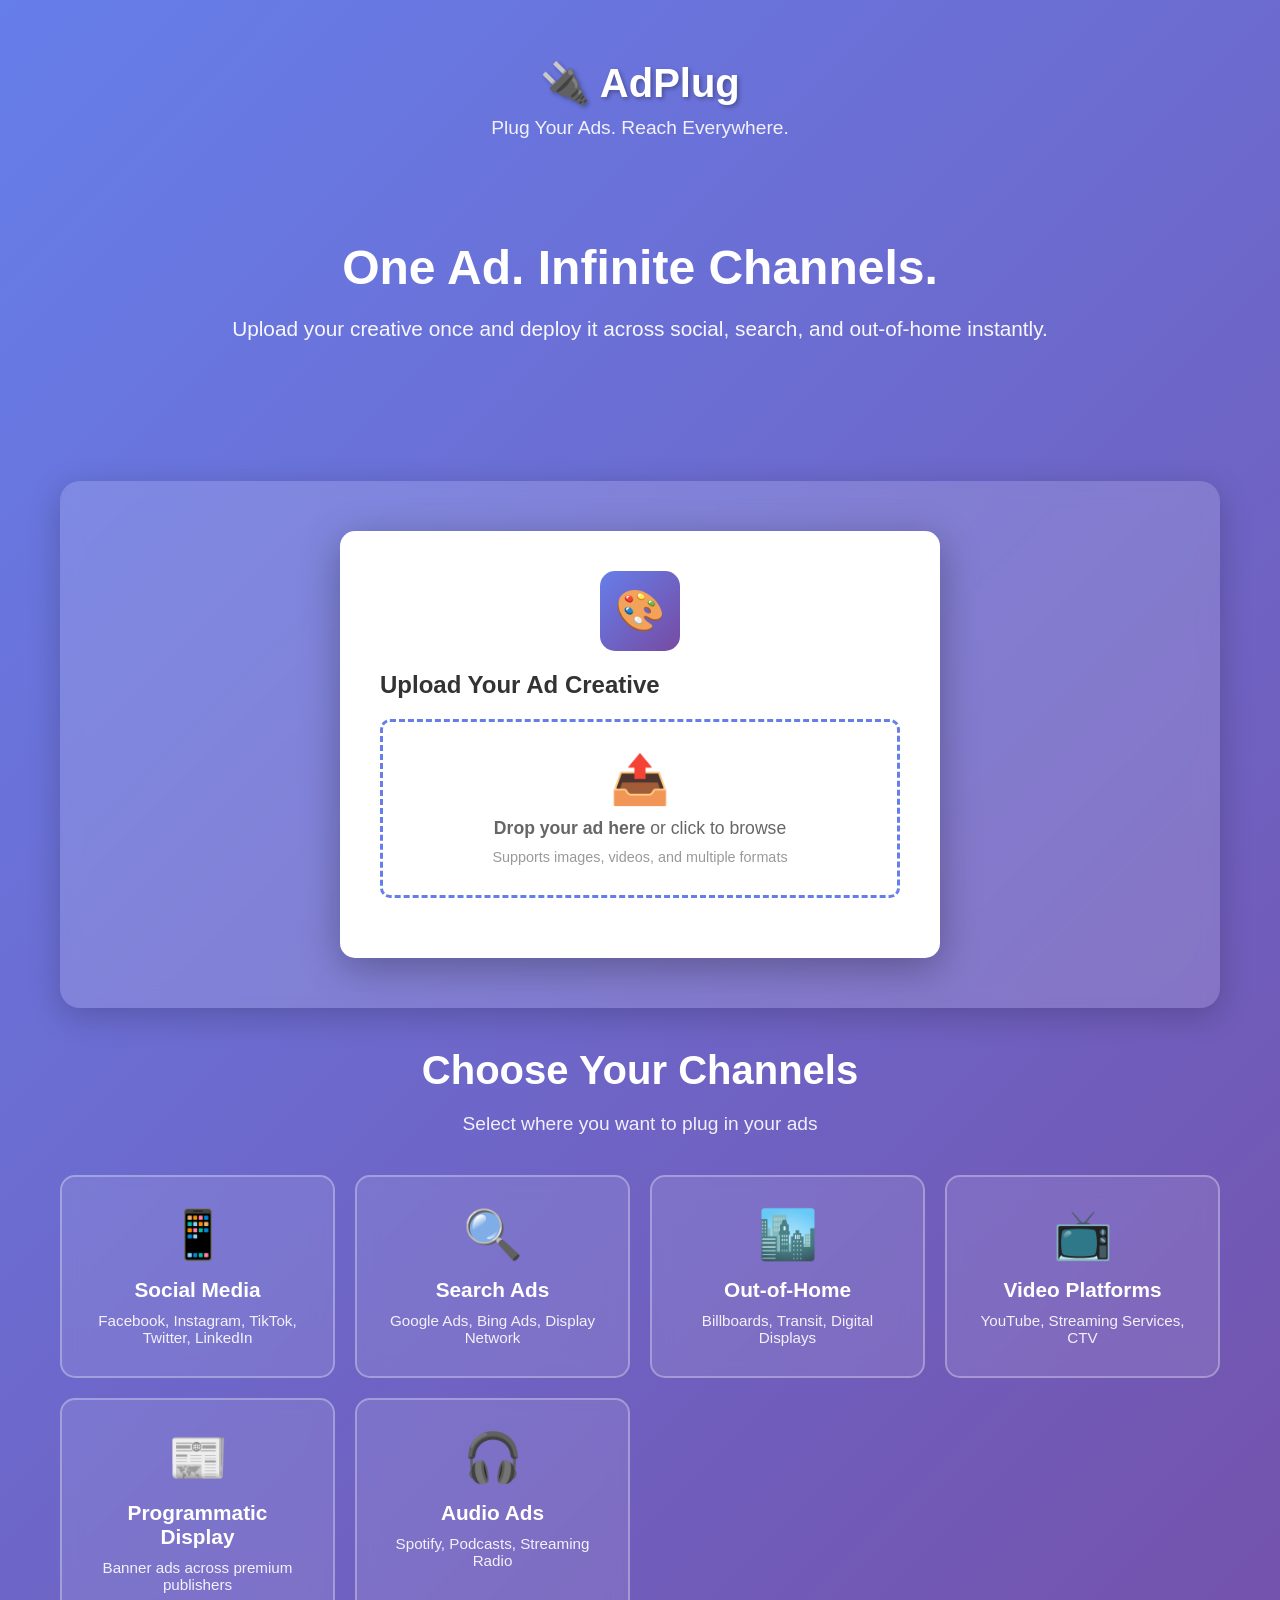
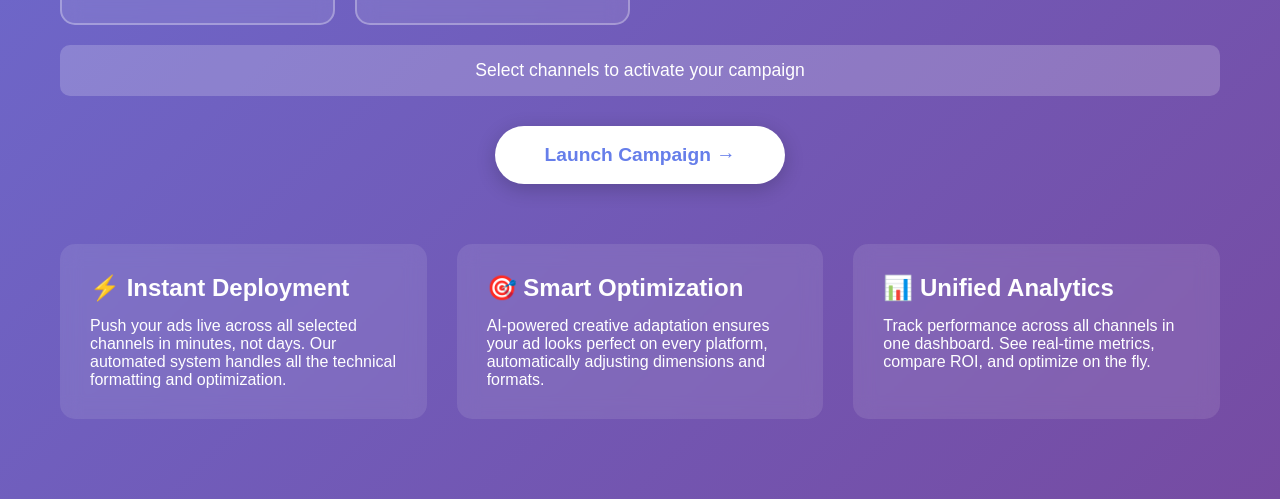
<file: ad_plugin_landing.html>
<!DOCTYPE html>
<html lang="en">
<head>
    <meta charset="UTF-8">
    <meta name="viewport" content="width=device-width, initial-scale=1.0">
    <title>AdPlug - Plug Your Ads Everywhere</title>
    <style>
        * {
            margin: 0;
            padding: 0;
            box-sizing: border-box;
        }

        body {
            font-family: 'Segoe UI', Tahoma, Geneva, Verdana, sans-serif;
            background: linear-gradient(135deg, #667eea 0%, #764ba2 100%);
            color: #fff;
            overflow-x: hidden;
        }

        .container {
            max-width: 1200px;
            margin: 0 auto;
            padding: 20px;
        }

        header {
            padding: 40px 0;
            text-align: center;
        }

        .logo {
            font-size: 2.5em;
            font-weight: bold;
            margin-bottom: 10px;
            text-shadow: 2px 2px 4px rgba(0,0,0,0.3);
        }

        .tagline {
            font-size: 1.2em;
            opacity: 0.9;
        }

        .hero {
            text-align: center;
            padding: 60px 20px;
            animation: fadeIn 1s ease-in;
        }

        .hero h1 {
            font-size: 3em;
            margin-bottom: 20px;
            line-height: 1.2;
        }

        .hero p {
            font-size: 1.3em;
            margin-bottom: 40px;
            opacity: 0.95;
        }

        .plugin-demo {
            background: rgba(255,255,255,0.15);
            backdrop-filter: blur(10px);
            border-radius: 20px;
            padding: 50px;
            margin: 40px 0;
            box-shadow: 0 8px 32px rgba(0,0,0,0.2);
            animation: slideUp 1s ease-out;
        }

        .plugin-box {
            background: white;
            color: #333;
            border-radius: 15px;
            padding: 40px;
            max-width: 600px;
            margin: 0 auto;
            box-shadow: 0 10px 40px rgba(0,0,0,0.3);
        }

        .plugin-icon {
            width: 80px;
            height: 80px;
            background: linear-gradient(135deg, #667eea 0%, #764ba2 100%);
            border-radius: 15px;
            margin: 0 auto 20px;
            display: flex;
            align-items: center;
            justify-content: center;
            font-size: 2.5em;
        }

        .upload-area {
            border: 3px dashed #667eea;
            border-radius: 10px;
            padding: 30px;
            text-align: center;
            margin: 20px 0;
            cursor: pointer;
            transition: all 0.3s;
        }

        .upload-area:hover {
            background: #f8f9ff;
            transform: scale(1.02);
        }

        .channels {
            margin-top: 40px;
        }

        .channels h3 {
            text-align: center;
            margin-bottom: 30px;
            font-size: 1.5em;
        }

        .channel-grid {
            display: grid;
            grid-template-columns: repeat(auto-fit, minmax(250px, 1fr));
            gap: 20px;
            margin-top: 20px;
        }

        .channel-card {
            background: rgba(255,255,255,0.1);
            backdrop-filter: blur(10px);
            border: 2px solid rgba(255,255,255,0.3);
            border-radius: 15px;
            padding: 30px;
            text-align: center;
            cursor: pointer;
            transition: all 0.3s;
            animation: fadeIn 1s ease-in;
        }

        .channel-card:hover {
            transform: translateY(-10px);
            background: rgba(255,255,255,0.2);
            box-shadow: 0 15px 40px rgba(0,0,0,0.3);
        }

        .channel-card.selected {
            background: rgba(255,255,255,0.25);
            border-color: #fff;
            box-shadow: 0 0 30px rgba(255,255,255,0.4);
        }

        .channel-icon {
            font-size: 3em;
            margin-bottom: 15px;
        }

        .channel-card h4 {
            font-size: 1.3em;
            margin-bottom: 10px;
        }

        .channel-card p {
            opacity: 0.9;
            font-size: 0.95em;
        }

        .cta-button {
            background: white;
            color: #667eea;
            border: none;
            padding: 18px 50px;
            font-size: 1.2em;
            font-weight: bold;
            border-radius: 50px;
            cursor: pointer;
            transition: all 0.3s;
            box-shadow: 0 5px 20px rgba(0,0,0,0.2);
            margin-top: 30px;
        }

        .cta-button:hover {
            transform: scale(1.05);
            box-shadow: 0 8px 30px rgba(0,0,0,0.3);
        }

        .features {
            display: grid;
            grid-template-columns: repeat(auto-fit, minmax(300px, 1fr));
            gap: 30px;
            margin: 60px 0;
        }

        .feature {
            background: rgba(255,255,255,0.1);
            backdrop-filter: blur(10px);
            border-radius: 15px;
            padding: 30px;
            animation: fadeIn 1.5s ease-in;
        }

        .feature h3 {
            font-size: 1.5em;
            margin-bottom: 15px;
        }

        @keyframes fadeIn {
            from {
                opacity: 0;
            }
            to {
                opacity: 1;
            }
        }

        @keyframes slideUp {
            from {
                opacity: 0;
                transform: translateY(30px);
            }
            to {
                opacity: 1;
                transform: translateY(0);
            }
        }

        .selected-count {
            text-align: center;
            font-size: 1.1em;
            margin-top: 20px;
            padding: 15px;
            background: rgba(255,255,255,0.2);
            border-radius: 10px;
        }
    </style>
</head>
<body>
    <div class="container">
        <header>
            <div class="logo">🔌 AdPlug</div>
            <div class="tagline">Plug Your Ads. Reach Everywhere.</div>
        </header>

        <div class="hero">
            <h1>One Ad. Infinite Channels.</h1>
            <p>Upload your creative once and deploy it across social, search, and out-of-home instantly.</p>
        </div>

        <div class="plugin-demo">
            <div class="plugin-box">
                <div class="plugin-icon">🎨</div>
                <h2 style="margin-bottom: 20px;">Upload Your Ad Creative</h2>
                <div class="upload-area" onclick="simulateUpload()">
                    <div style="font-size: 3em; margin-bottom: 10px;">📤</div>
                    <p style="font-size: 1.1em; color: #666;"><strong>Drop your ad here</strong> or click to browse</p>
                    <p style="font-size: 0.9em; color: #999; margin-top: 10px;">Supports images, videos, and multiple formats</p>
                </div>
            </div>
        </div>

        <div class="channels">
            <h2 style="text-align: center; font-size: 2.5em; margin-bottom: 20px;">Choose Your Channels</h2>
            <p style="text-align: center; font-size: 1.2em; opacity: 0.9; margin-bottom: 40px;">Select where you want to plug in your ads</p>
            
            <div class="channel-grid">
                <div class="channel-card" onclick="toggleChannel(this)">
                    <div class="channel-icon">📱</div>
                    <h4>Social Media</h4>
                    <p>Facebook, Instagram, TikTok, Twitter, LinkedIn</p>
                </div>

                <div class="channel-card" onclick="toggleChannel(this)">
                    <div class="channel-icon">🔍</div>
                    <h4>Search Ads</h4>
                    <p>Google Ads, Bing Ads, Display Network</p>
                </div>

                <div class="channel-card" onclick="toggleChannel(this)">
                    <div class="channel-icon">🏙️</div>
                    <h4>Out-of-Home</h4>
                    <p>Billboards, Transit, Digital Displays</p>
                </div>

                <div class="channel-card" onclick="toggleChannel(this)">
                    <div class="channel-icon">📺</div>
                    <h4>Video Platforms</h4>
                    <p>YouTube, Streaming Services, CTV</p>
                </div>

                <div class="channel-card" onclick="toggleChannel(this)">
                    <div class="channel-icon">📰</div>
                    <h4>Programmatic Display</h4>
                    <p>Banner ads across premium publishers</p>
                </div>

                <div class="channel-card" onclick="toggleChannel(this)">
                    <div class="channel-icon">🎧</div>
                    <h4>Audio Ads</h4>
                    <p>Spotify, Podcasts, Streaming Radio</p>
                </div>
            </div>

            <div class="selected-count" id="selectedCount">
                Select channels to activate your campaign
            </div>

            <div style="text-align: center;">
                <button class="cta-button" onclick="launchCampaign()">Launch Campaign →</button>
            </div>
        </div>

        <div class="features">
            <div class="feature">
                <h3>⚡ Instant Deployment</h3>
                <p>Push your ads live across all selected channels in minutes, not days. Our automated system handles all the technical formatting and optimization.</p>
            </div>

            <div class="feature">
                <h3>🎯 Smart Optimization</h3>
                <p>AI-powered creative adaptation ensures your ad looks perfect on every platform, automatically adjusting dimensions and formats.</p>
            </div>

            <div class="feature">
                <h3>📊 Unified Analytics</h3>
                <p>Track performance across all channels in one dashboard. See real-time metrics, compare ROI, and optimize on the fly.</p>
            </div>
        </div>
    </div>

    <script>
        let selectedChannels = [];

        function toggleChannel(element) {
            element.classList.toggle('selected');
            updateSelectedCount();
        }

        function updateSelectedCount() {
            const selected = document.querySelectorAll('.channel-card.selected').length;
            const countElement = document.getElementById('selectedCount');
            
            if (selected === 0) {
                countElement.textContent = 'Select channels to activate your campaign';
            } else if (selected === 1) {
                countElement.textContent = '✓ 1 channel selected';
            } else {
                countElement.textContent = `✓ ${selected} channels selected`;
            }
        }

        function simulateUpload() {
            const uploadArea = document.querySelector('.upload-area');
            uploadArea.innerHTML = '<div style="font-size: 3em; margin-bottom: 10px;">✅</div><p style="font-size: 1.1em; color: #667eea;"><strong>Creative Uploaded!</strong></p><p style="font-size: 0.9em; color: #666; margin-top: 10px;">campaign_video_final.mp4</p>';
            setTimeout(() => {
                uploadArea.style.borderColor = '#4CAF50';
            }, 100);
        }

        function launchCampaign() {
            const selected = document.querySelectorAll('.channel-card.selected').length;
            if (selected === 0) {
                alert('Please select at least one channel to launch your campaign!');
            } else {
                alert(`🚀 Launching your campaign across ${selected} channel${selected > 1 ? 's' : ''}!\n\nYour ads will be live shortly.`);
            }
        }
    </script>
</body>
</html>
</file>
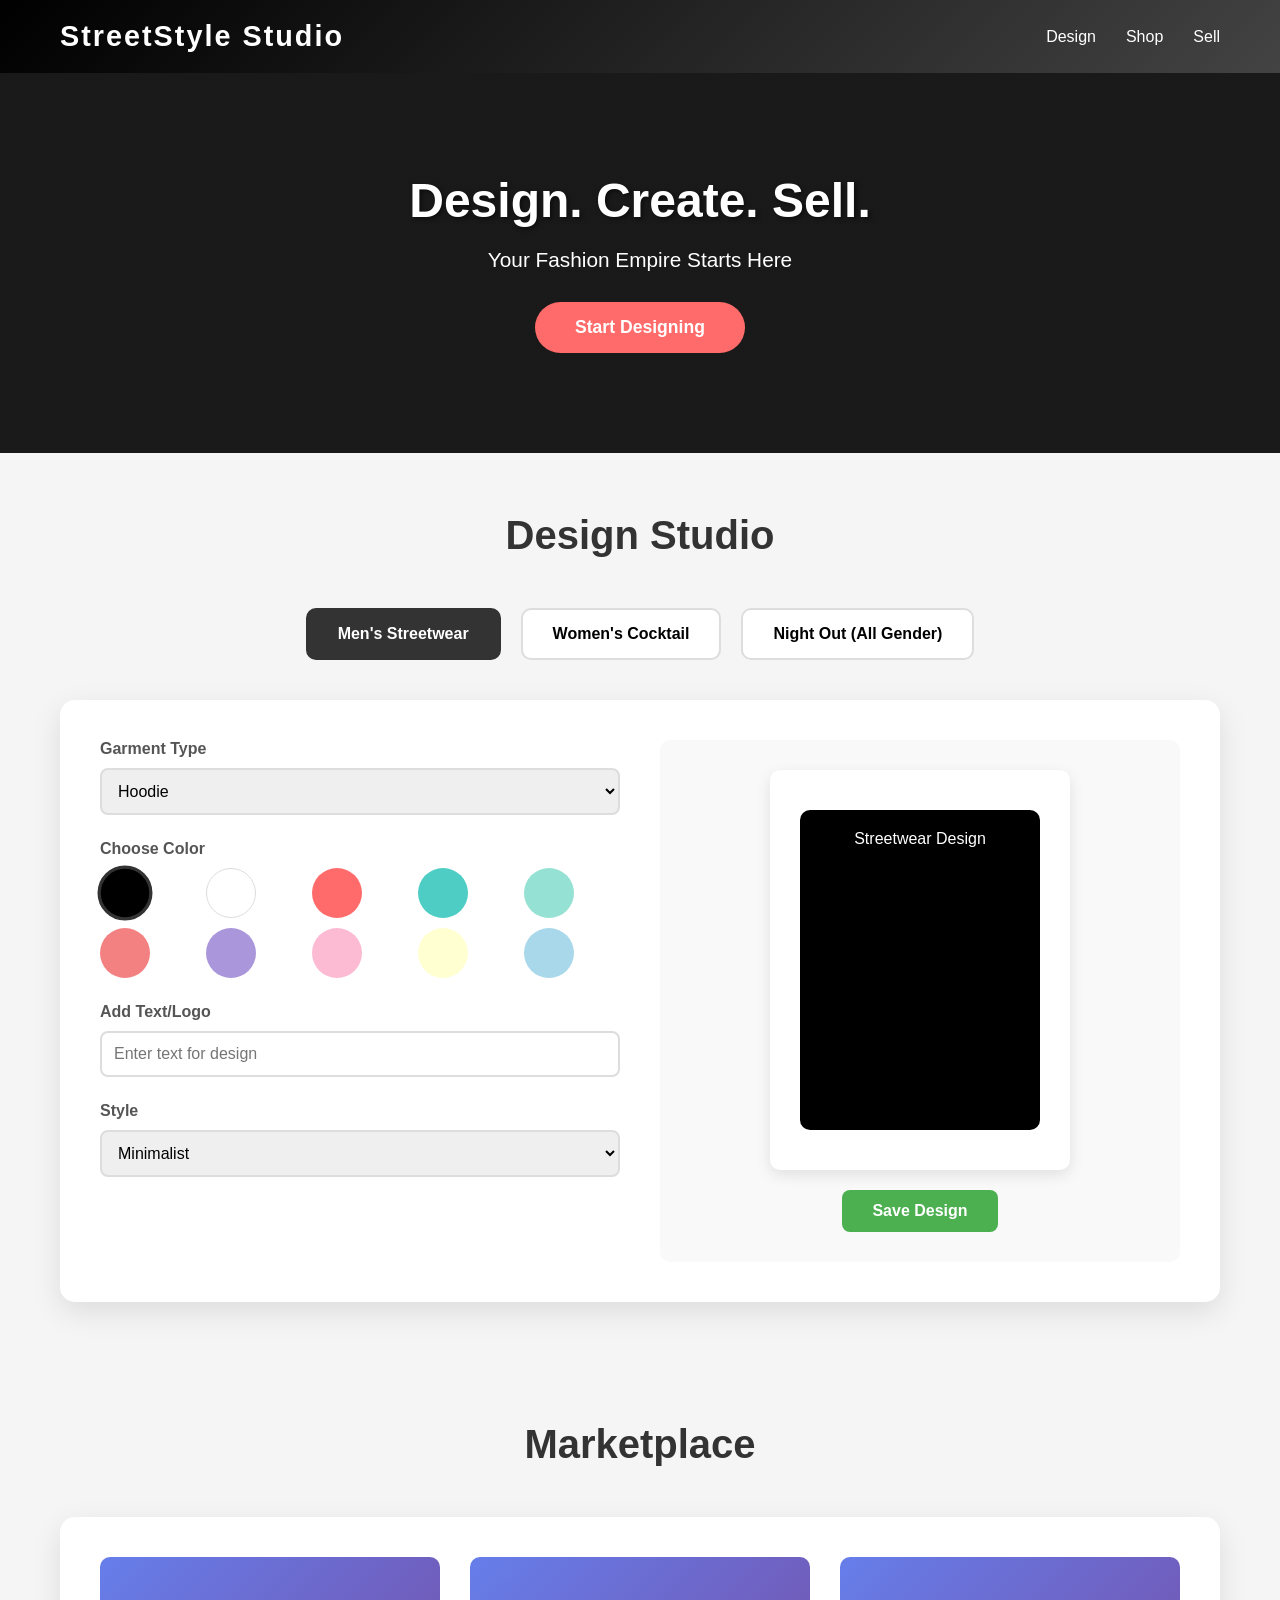
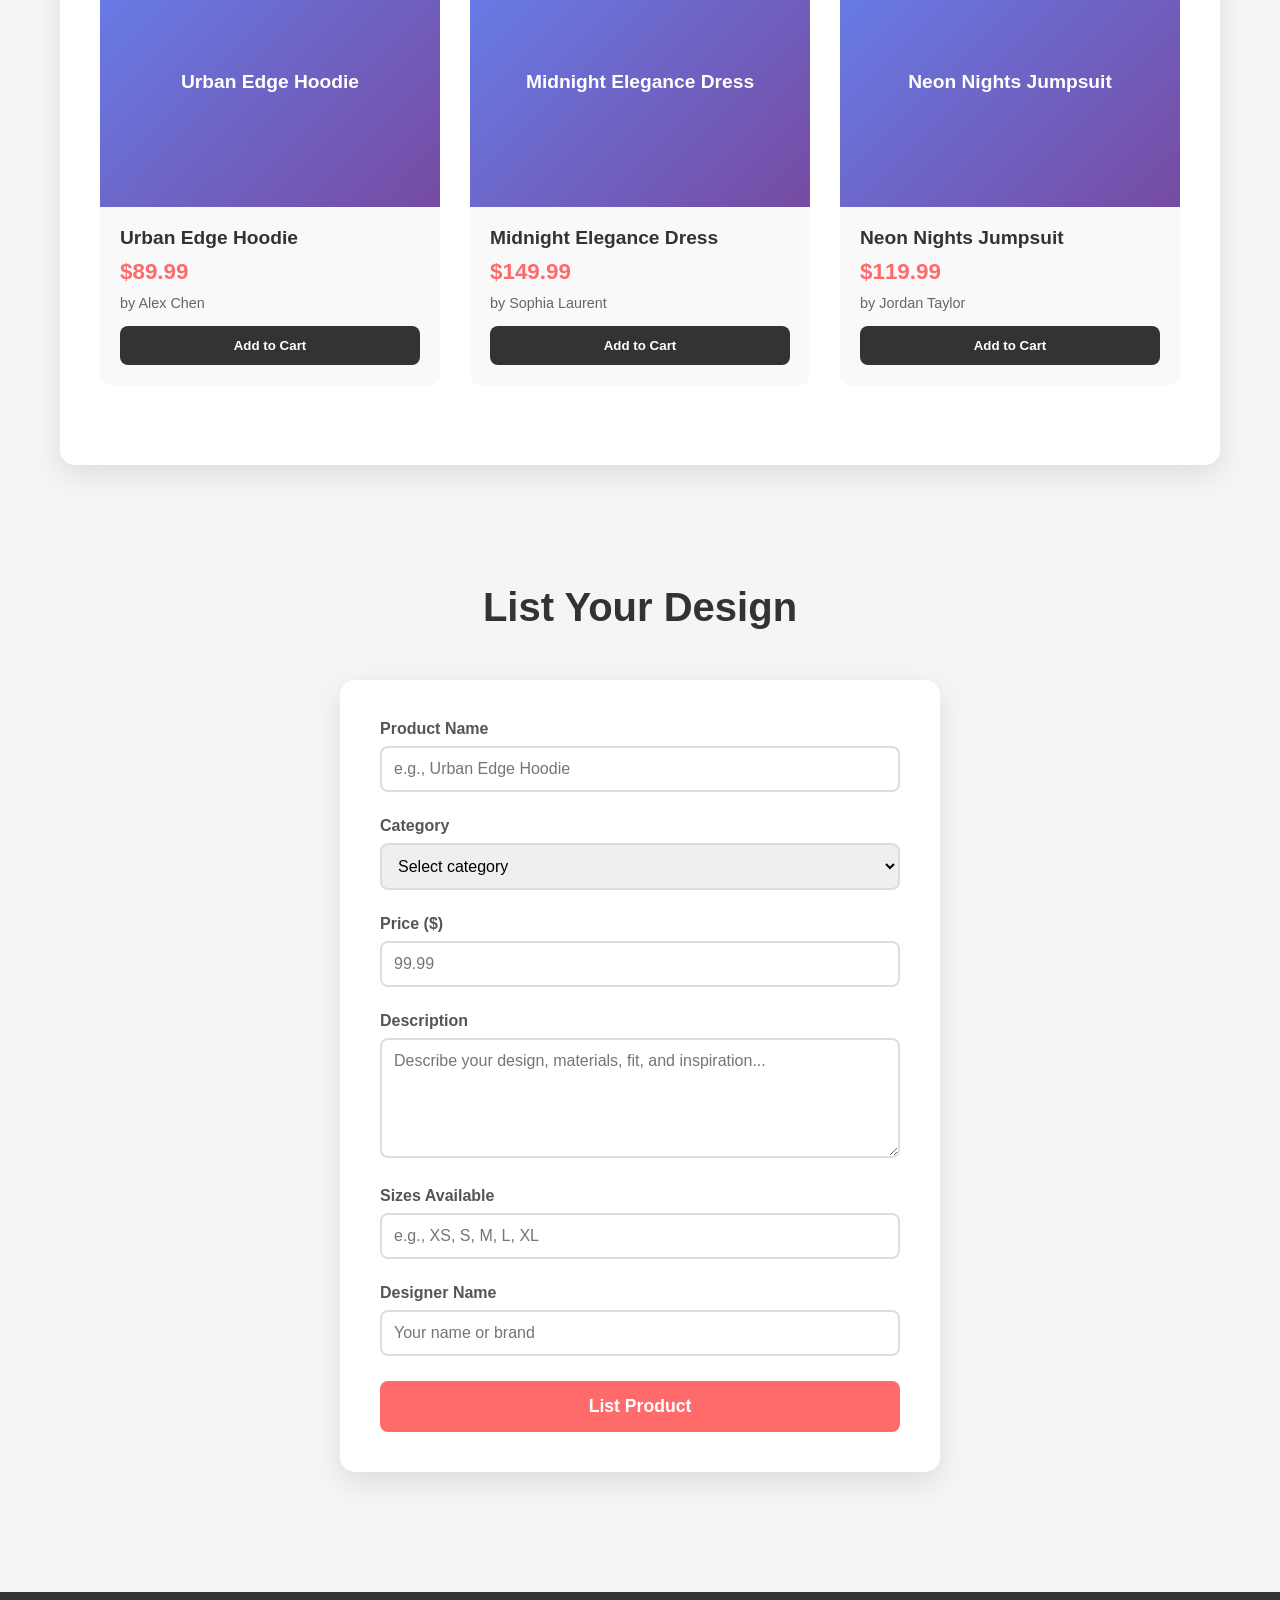
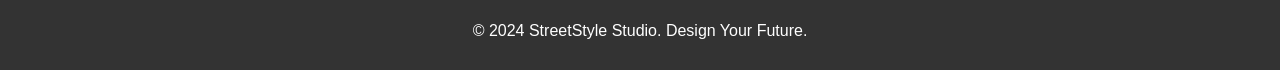
<file: fashion_designer_platform.html>
<!DOCTYPE html>
<html lang="en">
<head>
    <meta charset="UTF-8">
    <meta name="viewport" content="width=device-width, initial-scale=1.0">
    <title>StreetStyle Studio - Fashion Design Platform</title>
    <style>
        * {
            margin: 0;
            padding: 0;
            box-sizing: border-box;
        }

        body {
            font-family: 'Helvetica Neue', Arial, sans-serif;
            background: #f5f5f5;
            color: #333;
        }

        /* Header */
        header {
            background: linear-gradient(135deg, #000000 0%, #434343 100%);
            color: white;
            padding: 20px 0;
            box-shadow: 0 4px 6px rgba(0,0,0,0.1);
        }

        nav {
            max-width: 1200px;
            margin: 0 auto;
            padding: 0 20px;
            display: flex;
            justify-content: space-between;
            align-items: center;
        }

        .logo {
            font-size: 1.8em;
            font-weight: bold;
            letter-spacing: 2px;
        }

        .nav-links {
            display: flex;
            gap: 30px;
            list-style: none;
        }

        .nav-links a {
            color: white;
            text-decoration: none;
            font-weight: 500;
            transition: color 0.3s;
        }

        .nav-links a:hover {
            color: #ff6b6b;
        }

        /* Hero Section */
        .hero {
            background: linear-gradient(rgba(0,0,0,0.5), rgba(0,0,0,0.5)), 
                        url('data:image/svg+xml,<svg xmlns="http://www.w3.org/2000/svg" viewBox="0 0 1200 600"><rect fill="%23333" width="1200" height="600"/></svg>');
            background-size: cover;
            background-position: center;
            color: white;
            text-align: center;
            padding: 100px 20px;
        }

        .hero h1 {
            font-size: 3em;
            margin-bottom: 20px;
            text-shadow: 2px 2px 4px rgba(0,0,0,0.5);
        }

        .hero p {
            font-size: 1.3em;
            margin-bottom: 30px;
        }

        .cta-button {
            background: #ff6b6b;
            color: white;
            padding: 15px 40px;
            border: none;
            border-radius: 30px;
            font-size: 1.1em;
            font-weight: bold;
            cursor: pointer;
            transition: transform 0.3s, box-shadow 0.3s;
        }

        .cta-button:hover {
            transform: translateY(-3px);
            box-shadow: 0 10px 25px rgba(255, 107, 107, 0.4);
        }

        /* Main Content */
        .container {
            max-width: 1200px;
            margin: 0 auto;
            padding: 60px 20px;
        }

        .section-title {
            text-align: center;
            font-size: 2.5em;
            margin-bottom: 50px;
            color: #333;
        }

        /* Design Studio Tabs */
        .tabs {
            display: flex;
            justify-content: center;
            gap: 20px;
            margin-bottom: 40px;
            flex-wrap: wrap;
        }

        .tab-button {
            background: white;
            border: 2px solid #ddd;
            padding: 15px 30px;
            border-radius: 10px;
            cursor: pointer;
            font-size: 1em;
            font-weight: 600;
            transition: all 0.3s;
        }

        .tab-button.active {
            background: #333;
            color: white;
            border-color: #333;
        }

        .tab-button:hover {
            border-color: #ff6b6b;
        }

        /* Design Panel */
        .design-panel {
            background: white;
            border-radius: 15px;
            padding: 40px;
            box-shadow: 0 10px 30px rgba(0,0,0,0.1);
            display: none;
        }

        .design-panel.active {
            display: grid;
            grid-template-columns: 1fr 1fr;
            gap: 40px;
        }

        .design-options {
            display: flex;
            flex-direction: column;
            gap: 25px;
        }

        .option-group {
            display: flex;
            flex-direction: column;
            gap: 10px;
        }

        .option-group label {
            font-weight: 600;
            color: #555;
        }

        .option-group select,
        .option-group input {
            padding: 12px;
            border: 2px solid #ddd;
            border-radius: 8px;
            font-size: 1em;
        }

        .color-picker {
            display: grid;
            grid-template-columns: repeat(5, 1fr);
            gap: 10px;
        }

        .color-option {
            width: 50px;
            height: 50px;
            border-radius: 50%;
            cursor: pointer;
            border: 3px solid transparent;
            transition: all 0.3s;
        }

        .color-option:hover,
        .color-option.selected {
            border-color: #333;
            transform: scale(1.1);
        }

        .design-preview {
            background: #f9f9f9;
            border-radius: 10px;
            padding: 30px;
            display: flex;
            flex-direction: column;
            align-items: center;
            justify-content: center;
        }

        .preview-canvas {
            width: 100%;
            max-width: 300px;
            height: 400px;
            background: white;
            border-radius: 10px;
            box-shadow: 0 5px 15px rgba(0,0,0,0.1);
            display: flex;
            align-items: center;
            justify-content: center;
            margin-bottom: 20px;
            position: relative;
            overflow: hidden;
        }

        .garment-preview {
            width: 80%;
            height: 80%;
            border-radius: 10px;
            transition: all 0.3s;
        }

        .save-design-btn {
            background: #4CAF50;
            color: white;
            padding: 12px 30px;
            border: none;
            border-radius: 8px;
            font-size: 1em;
            font-weight: 600;
            cursor: pointer;
            transition: all 0.3s;
        }

        .save-design-btn:hover {
            background: #45a049;
            transform: translateY(-2px);
        }

        /* Marketplace */
        .marketplace {
            background: white;
            border-radius: 15px;
            padding: 40px;
            box-shadow: 0 10px 30px rgba(0,0,0,0.1);
        }

        .marketplace-grid {
            display: grid;
            grid-template-columns: repeat(auto-fill, minmax(280px, 1fr));
            gap: 30px;
            margin-bottom: 40px;
        }

        .product-card {
            background: #f9f9f9;
            border-radius: 10px;
            overflow: hidden;
            transition: transform 0.3s;
            cursor: pointer;
        }

        .product-card:hover {
            transform: translateY(-5px);
            box-shadow: 0 10px 25px rgba(0,0,0,0.15);
        }

        .product-image {
            width: 100%;
            height: 250px;
            background: linear-gradient(135deg, #667eea 0%, #764ba2 100%);
            display: flex;
            align-items: center;
            justify-content: center;
            color: white;
            font-size: 1.2em;
            font-weight: 600;
        }

        .product-info {
            padding: 20px;
        }

        .product-title {
            font-size: 1.2em;
            font-weight: 600;
            margin-bottom: 10px;
        }

        .product-price {
            font-size: 1.4em;
            color: #ff6b6b;
            font-weight: bold;
            margin-bottom: 10px;
        }

        .product-designer {
            color: #666;
            font-size: 0.9em;
            margin-bottom: 15px;
        }

        .buy-button {
            width: 100%;
            background: #333;
            color: white;
            padding: 12px;
            border: none;
            border-radius: 8px;
            font-weight: 600;
            cursor: pointer;
            transition: background 0.3s;
        }

        .buy-button:hover {
            background: #000;
        }

        /* Sell Form */
        .sell-form {
            background: white;
            border-radius: 15px;
            padding: 40px;
            box-shadow: 0 10px 30px rgba(0,0,0,0.1);
            max-width: 600px;
            margin: 0 auto;
        }

        .form-group {
            margin-bottom: 25px;
        }

        .form-group label {
            display: block;
            font-weight: 600;
            margin-bottom: 8px;
            color: #555;
        }

        .form-group input,
        .form-group select,
        .form-group textarea {
            width: 100%;
            padding: 12px;
            border: 2px solid #ddd;
            border-radius: 8px;
            font-size: 1em;
            font-family: inherit;
        }

        .form-group textarea {
            min-height: 120px;
            resize: vertical;
        }

        .submit-button {
            background: #ff6b6b;
            color: white;
            padding: 15px 40px;
            border: none;
            border-radius: 8px;
            font-size: 1.1em;
            font-weight: 600;
            cursor: pointer;
            width: 100%;
            transition: all 0.3s;
        }

        .submit-button:hover {
            background: #ff5252;
            transform: translateY(-2px);
        }

        /* Footer */
        footer {
            background: #333;
            color: white;
            text-align: center;
            padding: 30px 20px;
            margin-top: 60px;
        }

        @media (max-width: 768px) {
            .design-panel.active {
                grid-template-columns: 1fr;
            }

            .hero h1 {
                font-size: 2em;
            }

            .nav-links {
                flex-direction: column;
                gap: 15px;
            }
        }
    </style>
</head>
<body>
    <header>
        <nav>
            <div class="logo">StreetStyle Studio</div>
            <ul class="nav-links">
                <li><a href="#design">Design</a></li>
                <li><a href="#marketplace">Shop</a></li>
                <li><a href="#sell">Sell</a></li>
            </ul>
        </nav>
    </header>

    <section class="hero">
        <h1>Design. Create. Sell.</h1>
        <p>Your Fashion Empire Starts Here</p>
        <button class="cta-button" onclick="scrollToSection('design')">Start Designing</button>
    </section>

    <div class="container" id="design">
        <h2 class="section-title">Design Studio</h2>
        
        <div class="tabs">
            <button class="tab-button active" onclick="switchTab('streetwear')">Men's Streetwear</button>
            <button class="tab-button" onclick="switchTab('cocktail')">Women's Cocktail</button>
            <button class="tab-button" onclick="switchTab('nightout')">Night Out (All Gender)</button>
        </div>

        <!-- Streetwear Panel -->
        <div class="design-panel active" id="streetwear-panel">
            <div class="design-options">
                <div class="option-group">
                    <label>Garment Type</label>
                    <select onchange="updatePreview()">
                        <option>Hoodie</option>
                        <option>T-Shirt</option>
                        <option>Bomber Jacket</option>
                        <option>Joggers</option>
                        <option>Cargo Pants</option>
                    </select>
                </div>

                <div class="option-group">
                    <label>Choose Color</label>
                    <div class="color-picker">
                        <div class="color-option selected" style="background: #000000" onclick="selectColor(this, '#000000')"></div>
                        <div class="color-option" style="background: #FFFFFF; border: 1px solid #ddd" onclick="selectColor(this, '#FFFFFF')"></div>
                        <div class="color-option" style="background: #FF6B6B" onclick="selectColor(this, '#FF6B6B')"></div>
                        <div class="color-option" style="background: #4ECDC4" onclick="selectColor(this, '#4ECDC4')"></div>
                        <div class="color-option" style="background: #95E1D3" onclick="selectColor(this, '#95E1D3')"></div>
                        <div class="color-option" style="background: #F38181" onclick="selectColor(this, '#F38181')"></div>
                        <div class="color-option" style="background: #AA96DA" onclick="selectColor(this, '#AA96DA')"></div>
                        <div class="color-option" style="background: #FCBAD3" onclick="selectColor(this, '#FCBAD3')"></div>
                        <div class="color-option" style="background: #FFFFD2" onclick="selectColor(this, '#FFFFD2')"></div>
                        <div class="color-option" style="background: #A8D8EA" onclick="selectColor(this, '#A8D8EA')"></div>
                    </div>
                </div>

                <div class="option-group">
                    <label>Add Text/Logo</label>
                    <input type="text" placeholder="Enter text for design" onchange="updatePreview()">
                </div>

                <div class="option-group">
                    <label>Style</label>
                    <select onchange="updatePreview()">
                        <option>Minimalist</option>
                        <option>Bold Graphics</option>
                        <option>Vintage</option>
                        <option>Tech Wear</option>
                    </select>
                </div>
            </div>

            <div class="design-preview">
                <div class="preview-canvas">
                    <div class="garment-preview" id="preview-streetwear" style="background: #000000;">
                        <div style="color: white; text-align: center; padding: 20px;">Streetwear Design</div>
                    </div>
                </div>
                <button class="save-design-btn" onclick="saveDesign('streetwear')">Save Design</button>
            </div>
        </div>

        <!-- Cocktail Panel -->
        <div class="design-panel" id="cocktail-panel">
            <div class="design-options">
                <div class="option-group">
                    <label>Dress Style</label>
                    <select onchange="updatePreview()">
                        <option>A-Line Dress</option>
                        <option>Bodycon</option>
                        <option>Wrap Dress</option>
                        <option>Midi Dress</option>
                        <option>Slip Dress</option>
                    </select>
                </div>

                <div class="option-group">
                    <label>Choose Color</label>
                    <div class="color-picker">
                        <div class="color-option selected" style="background: #FF1493" onclick="selectColor(this, '#FF1493')"></div>
                        <div class="color-option" style="background: #000000" onclick="selectColor(this, '#000000')"></div>
                        <div class="color-option" style="background: #8B0000" onclick="selectColor(this, '#8B0000')"></div>
                        <div class="color-option" style="background: #191970" onclick="selectColor(this, '#191970')"></div>
                        <div class="color-option" style="background: #FFD700" onclick="selectColor(this, '#FFD700')"></div>
                        <div class="color-option" style="background: #C0C0C0" onclick="selectColor(this, '#C0C0C0')"></div>
                        <div class="color-option" style="background: #E6E6FA" onclick="selectColor(this, '#E6E6FA')"></div>
                        <div class="color-option" style="background: #FFC0CB" onclick="selectColor(this, '#FFC0CB')"></div>
                        <div class="color-option" style="background: #FAEBD7" onclick="selectColor(this, '#FAEBD7')"></div>
                        <div class="color-option" style="background: #006400" onclick="selectColor(this, '#006400')"></div>
                    </div>
                </div>

                <div class="option-group">
                    <label>Length</label>
                    <select onchange="updatePreview()">
                        <option>Mini</option>
                        <option>Midi</option>
                        <option>Maxi</option>
                    </select>
                </div>

                <div class="option-group">
                    <label>Embellishments</label>
                    <select onchange="updatePreview()">
                        <option>None</option>
                        <option>Sequins</option>
                        <option>Lace Details</option>
                        <option>Beading</option>
                    </select>
                </div>
            </div>

            <div class="design-preview">
                <div class="preview-canvas">
                    <div class="garment-preview" id="preview-cocktail" style="background: #FF1493;">
                        <div style="color: white; text-align: center; padding: 20px;">Cocktail Dress</div>
                    </div>
                </div>
                <button class="save-design-btn" onclick="saveDesign('cocktail')">Save Design</button>
            </div>
        </div>

        <!-- Night Out Panel -->
        <div class="design-panel" id="nightout-panel">
            <div class="design-options">
                <div class="option-group">
                    <label>Outfit Type</label>
                    <select onchange="updatePreview()">
                        <option>Blazer & Pants Set</option>
                        <option>Leather Jacket Combo</option>
                        <option>Jumpsuit</option>
                        <option>Statement Top & Bottoms</option>
                        <option>Coordinated Set</option>
                    </select>
                </div>

                <div class="option-group">
                    <label>Choose Color</label>
                    <div class="color-picker">
                        <div class="color-option selected" style="background: #8B4513" onclick="selectColor(this, '#8B4513')"></div>
                        <div class="color-option" style="background: #2F4F4F" onclick="selectColor(this, '#2F4F4F')"></div>
                        <div class="color-option" style="background: #556B2F" onclick="selectColor(this, '#556B2F')"></div>
                        <div class="color-option" style="background: #8B008B" onclick="selectColor(this, '#8B008B')"></div>
                        <div class="color-option" style="background: #B8860B" onclick="selectColor(this, '#B8860B')"></div>
                        <div class="color-option" style="background: #DC143C" onclick="selectColor(this, '#DC143C')"></div>
                        <div class="color-option" style="background: #00CED1" onclick="selectColor(this, '#00CED1')"></div>
                        <div class="color-option" style="background: #FF69B4" onclick="selectColor(this, '#FF69B4')"></div>
                        <div class="color-option" style="background: #F0E68C" onclick="selectColor(this, '#F0E68C')"></div>
                        <div class="color-option" style="background: #000000" onclick="selectColor(this, '#000000')"></div>
                    </div>
                </div>

                <div class="option-group">
                    <label>Fit</label>
                    <select onchange="updatePreview()">
                        <option>Tailored</option>
                        <option>Oversized</option>
                        <option>Fitted</option>
                        <option>Relaxed</option>
                    </select>
                </div>

                <div class="option-group">
                    <label>Vibe</label>
                    <select onchange="updatePreview()">
                        <option>Edgy</option>
                        <option>Sophisticated</option>
                        <option>Casual Chic</option>
                        <option>Bold & Colorful</option>
                    </select>
                </div>
            </div>

            <div class="design-preview">
                <div class="preview-canvas">
                    <div class="garment-preview" id="preview-nightout" style="background: #8B4513;">
                        <div style="color: white; text-align: center; padding: 20px;">Night Out Outfit</div>
                    </div>
                </div>
                <button class="save-design-btn" onclick="saveDesign('nightout')">Save Design</button>
            </div>
        </div>
    </div>

    <!-- Marketplace Section -->
    <div class="container" id="marketplace">
        <h2 class="section-title">Marketplace</h2>
        <div class="marketplace">
            <div class="marketplace-grid" id="productGrid">
                <!-- Products will be added here dynamically -->
            </div>
        </div>
    </div>

    <!-- Sell Section -->
    <div class="container" id="sell">
        <h2 class="section-title">List Your Design</h2>
        <form class="sell-form" onsubmit="listProduct(event)">
            <div class="form-group">
                <label>Product Name</label>
                <input type="text" required placeholder="e.g., Urban Edge Hoodie">
            </div>

            <div class="form-group">
                <label>Category</label>
                <select required>
                    <option value="">Select category</option>
                    <option>Men's Streetwear</option>
                    <option>Women's Cocktail</option>
                    <option>Night Out (All Gender)</option>
                </select>
            </div>

            <div class="form-group">
                <label>Price ($)</label>
                <input type="number" required placeholder="99.99" step="0.01" min="0">
            </div>

            <div class="form-group">
                <label>Description</label>
                <textarea required placeholder="Describe your design, materials, fit, and inspiration..."></textarea>
            </div>

            <div class="form-group">
                <label>Sizes Available</label>
                <input type="text" required placeholder="e.g., XS, S, M, L, XL">
            </div>

            <div class="form-group">
                <label>Designer Name</label>
                <input type="text" required placeholder="Your name or brand">
            </div>

            <button type="submit" class="submit-button">List Product</button>
        </form>
    </div>

    <footer>
        <p>&copy; 2024 StreetStyle Studio. Design Your Future.</p>
    </footer>

    <script>
        let currentColor = '#000000';
        let savedDesigns = [];
        let products = [
            {
                name: "Urban Edge Hoodie",
                price: 89.99,
                designer: "Alex Chen",
                category: "streetwear"
            },
            {
                name: "Midnight Elegance Dress",
                price: 149.99,
                designer: "Sophia Laurent",
                category: "cocktail"
            },
            {
                name: "Neon Nights Jumpsuit",
                price: 119.99,
                designer: "Jordan Taylor",
                category: "nightout"
            }
        ];

        function switchTab(tab) {
            // Remove active class from all tabs and panels
            document.querySelectorAll('.tab-button').forEach(btn => btn.classList.remove('active'));
            document.querySelectorAll('.design-panel').forEach(panel => panel.classList.remove('active'));

            // Add active class to selected tab and panel
            event.target.classList.add('active');
            document.getElementById(tab + '-panel').classList.add('active');
        }

        function selectColor(element, color) {
            document.querySelectorAll('.color-option').forEach(opt => opt.classList.remove('selected'));
            element.classList.add('selected');
            currentColor = color;
            updatePreview();
        }

        function updatePreview() {
            const activePanel = document.querySelector('.design-panel.active');
            const previewId = activePanel.querySelector('.garment-preview').id;
            const preview = document.getElementById(previewId);
            preview.style.background = currentColor;
        }

        function saveDesign(type) {
            const design = {
                type: type,
                color: currentColor,
                timestamp: new Date().toLocaleString()
            };
            savedDesigns.push(design);
            alert(`Design saved! You have ${savedDesigns.length} saved design(s).`);
        }

        function renderProducts() {
            const grid = document.getElementById('productGrid');
            grid.innerHTML = products.map((product, index) => `
                <div class="product-card">
                    <div class="product-image">${product.name}</div>
                    <div class="product-info">
                        <div class="product-title">${product.name}</div>
                        <div class="product-price">$${product.price}</div>
                        <div class="product-designer">by ${product.designer}</div>
                        <button class="buy-button" onclick="buyProduct(${index})">Add to Cart</button>
                    </div>
                </div>
            `).join('');
        }

        function buyProduct(index) {
            alert(`Added "${products[index].name}" to cart! Total: $${products[index].price}`);
        }

        function listProduct(event) {
            event.preventDefault();
            const form = event.target;
            const newProduct = {
                name: form[0].value,
                price: parseFloat(form[2].value),
                designer: form[5].value,
                category: form[1].value
            };
            products.push(newProduct);
            renderProducts();
            form.reset();
            alert('Your product has been listed successfully!');
            scrollToSection('marketplace');
        }

        function scrollToSection(id) {
            document.getElementById(id).scrollIntoView({ behavior: 'smooth' });
        }

        // Initialize marketplace
        renderProducts();
    </script>
</body>
</html>
</file>
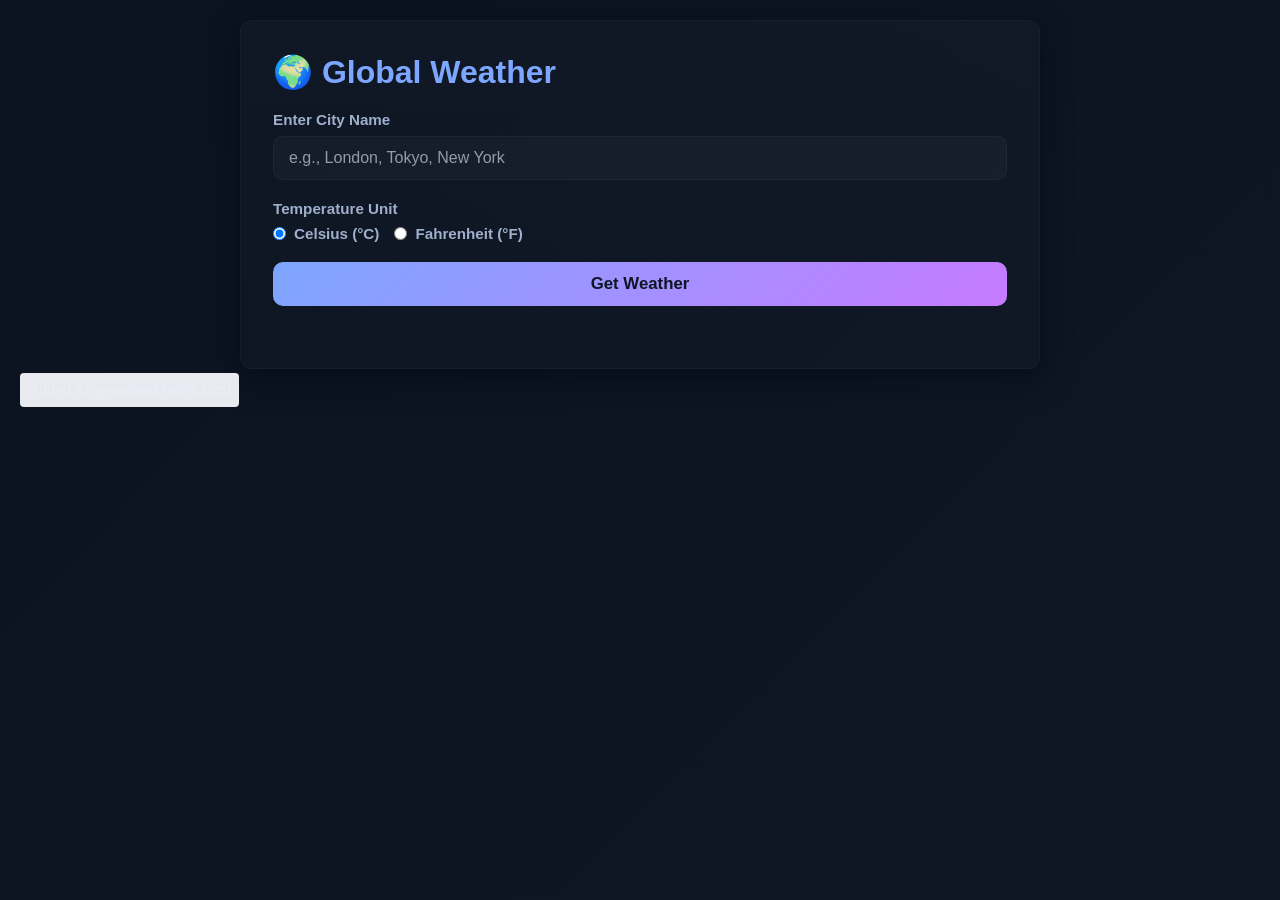
<file: weather_app.html>
<!DOCTYPE html>
<html lang="en">
<head>
    <meta charset="UTF-8">
    <meta name="viewport" content="width=device-width, initial-scale=1.0">
    <title>Global Weather App</title>
    <link rel="stylesheet" href="styles.css">
</head>
<body>
    <div class="container">
        <h1>🌍 Global Weather</h1>
        
        <div class="controls">
            <div class="input-group">
                <label for="cityInput">Enter City Name</label>
                <input 
                    type="text" 
                    id="cityInput" 
                    placeholder="e.g., London, Tokyo, New York"
                    list="cities"
                >
                <datalist id="cities">
                    <option value="London">
                    <option value="New York">
                    <option value="Tokyo">
                    <option value="Paris">
                    <option value="Sydney">
                    <option value="Dubai">
                    <option value="Singapore">
                    <option value="Hong Kong">
                    <option value="Mumbai">
                    <option value="Los Angeles">
                    <option value="Chicago">
                    <option value="Toronto">
                    <option value="Berlin">
                    <option value="Madrid">
                    <option value="Rome">
                    <option value="Amsterdam">
                    <option value="Moscow">
                    <option value="Seoul">
                    <option value="Bangkok">
                    <option value="Istanbul">
                    <option value="Mexico City">
                    <option value="São Paulo">
                    <option value="Buenos Aires">
                    <option value="Cairo">
                    <option value="Lagos">
                    <option value="Shanghai">
                    <option value="Beijing">
                    <option value="Delhi">
                    <option value="Bangalore">
                    <option value="Melbourne">
                </datalist>
            </div>

            <div class="input-group">
                <label>Temperature Unit</label>
                <div class="unit-toggle">
                    <label>
                        <input type="radio" name="unit" value="metric" checked>
                        Celsius (°C)
                    </label>
                    <label>
                        <input type="radio" name="unit" value="imperial">
                        Fahrenheit (°F)
                    </label>
                </div>
            </div>

            <button onclick="getWeather()">Get Weather</button>
        </div>

        <div class="loading" id="loading">
            Loading weather data...
        </div>

        <div class="error" id="error"></div>

        <div class="weather-display" id="weatherDisplay">
            <div class="city-name" id="cityName"></div>
            <div class="temperature" id="temperature"></div>
            <div class="weather-desc" id="description"></div>
            <div class="weather-details">
                <div class="detail-item">
                    <div class="detail-label">Feels Like</div>
                    <div class="detail-value" id="feelsLike"></div>
                </div>
                <div class="detail-item">
                    <div class="detail-label">Humidity</div>
                    <div class="detail-value" id="humidity"></div>
                </div>
                <div class="detail-item">
                    <div class="detail-label">Wind Speed</div>
                    <div class="detail-value" id="windSpeed"></div>
                </div>
                <div class="detail-item">
                    <div class="detail-label">Pressure</div>
                    <div class="detail-value" id="pressure"></div>
                </div>
            </div>
        </div>
    </div>

    <script>
        const API_KEY = 'f9e9a0b8e77a4f36b9e9a0b8e77a4f36'; // Using a demo key for illustration
        
        async function getWeather() {
            const city = document.getElementById('cityInput').value.trim();
            const unit = document.querySelector('input[name="unit"]:checked').value;
            
            if (!city) {
                showError('Please enter a city name');
                return;
            }

            hideAll();
            showLoading();

            try {
                const response = await fetch(
                    `https://api.openweathermap.org/data/2.5/weather?q=${encodeURIComponent(city)}&units=${unit}&appid=${API_KEY}`
                );

                if (!response.ok) {
                    throw new Error('City not found');
                }

                const data = await response.json();
                displayWeather(data, unit);
            } catch (error) {
                hideLoading();
                showError('Unable to fetch weather data. Please check the city name and try again.');
            }
        }

        function displayWeather(data, unit) {
            hideLoading();
            
            const tempUnit = unit === 'metric' ? '°C' : '°F';
            const speedUnit = unit === 'metric' ? 'm/s' : 'mph';

            document.getElementById('cityName').textContent = `${data.name}, ${data.sys.country}`;
            document.getElementById('temperature').textContent = `${Math.round(data.main.temp)}${tempUnit}`;
            document.getElementById('description').textContent = data.weather[0].description;
            document.getElementById('feelsLike').textContent = `${Math.round(data.main.feels_like)}${tempUnit}`;
            document.getElementById('humidity').textContent = `${data.main.humidity}%`;
            document.getElementById('windSpeed').textContent = `${data.wind.speed} ${speedUnit}`;
            document.getElementById('pressure').textContent = `${data.main.pressure} hPa`;

            document.getElementById('weatherDisplay').classList.add('show');
        }

        function showError(message) {
            const errorEl = document.getElementById('error');
            errorEl.textContent = message;
            errorEl.classList.add('show');
        }

        function showLoading() {
            document.getElementById('loading').classList.add('show');
        }

        function hideLoading() {
            document.getElementById('loading').classList.remove('show');
        }

        function hideAll() {
            document.getElementById('weatherDisplay').classList.remove('show');
            document.getElementById('error').classList.remove('show');
            document.getElementById('loading').classList.remove('show');
        }

        // Allow Enter key to trigger search
        document.getElementById('cityInput').addEventListener('keypress', function(e) {
            if (e.key === 'Enter') {
                getWeather();
            }
        });
    </script>
</body>
</html>
<div style="background-color: #E9EAEF; padding: 8px; border-radius: 4px; font-family:'JetBrains Mono'; display: inline-block; margin-top: 4px; margin-bottom: 4px;">Added AI-generated index.html</div>
</file>
<file: styles.css>
/* Dark-mode site-wide stylesheet
   - Uses CSS variables for easy tuning
   - Lighter font colors on dark backgrounds
*/
:root{
  --bg: #0b1220; /* page background */
  --bg-2: #0f1724; /* gradient end */
  --surface: rgba(255,255,255,0.03);
  --card: #0e1626;
  --text: #e7f0fb; /* main text */
  --muted: #9fb0cc; /* secondary text */
  --accent: #7da6ff; /* primary accent */
  --accent-2: #c77bff; /* secondary accent */
  --radius: 12px;
  --glass: rgba(255,255,255,0.02);
}

*{box-sizing:border-box;margin:0;padding:0}

html,body{height:100%}

body{
  font-family: 'Segoe UI', Tahoma, Geneva, Verdana, sans-serif;
  background: linear-gradient(135deg,var(--bg) 0%, var(--bg-2) 100%);
  color:var(--text);
  -webkit-font-smoothing:antialiased;
  -moz-osx-font-smoothing:grayscale;
  min-height:100vh;
  padding:20px;
}

.container{
  background: linear-gradient(180deg, rgba(255,255,255,0.02), rgba(255,255,255,0.01));
  border-radius:var(--radius);
  padding:32px;
  box-shadow:0 8px 30px rgba(2,6,23,0.6);
  max-width:800px;
  width:100%;
  margin: 0 auto;
  border: 1px solid rgba(255,255,255,0.03);
}

h1{font-size:2rem;margin-bottom:20px;color:var(--accent)}

/* Controls & inputs */
.controls{display:flex;flex-direction:column;gap:20px;margin-bottom:30px}
.input-group{display:flex;flex-direction:column;gap:8px}
label{font-weight:600;color:var(--muted);font-size:0.95em}
input, select, textarea{
  padding:12px 15px;
  border-radius:10px;
  border:1px solid rgba(255,255,255,0.04);
  background:var(--surface);
  color:var(--text);
  font-size:1em;
}
input::placeholder{color:rgba(231,240,251,0.6)}
input:focus, select:focus{outline:none;border-color:rgba(125,166,255,0.6);box-shadow:0 6px 20px rgba(31,54,107,0.35)}

.unit-toggle{display:flex;gap:15px;align-items:center}
.unit-toggle label{display:flex;align-items:center;gap:8px;cursor:pointer;color:var(--muted)}
.unit-toggle input[type="radio"]{cursor:pointer}

button{
  background: linear-gradient(135deg,var(--accent) 0%, var(--accent-2) 100%);
  color:var(--card);
  border:none;
  padding:12px 22px;
  border-radius:10px;
  font-size:1.05em;
  font-weight:600;
  cursor:pointer;
  transition: transform 0.15s, box-shadow 0.15s;
}
button:hover{transform:translateY(-2px);box-shadow:0 10px 30px rgba(125,166,255,0.12)}
button:active{transform:translateY(0)}

/* Weather and index-specific helpers */
.search-row{display:flex;gap:8px;align-items:center}
.search-row input{flex:1}
.units{display:flex;gap:12px;margin-top:8px;color:var(--muted)}

/* Compact weather card helpers (index.html) */
.weather{background:var(--glass);padding:18px;border-radius:10px;border:1px solid rgba(255,255,255,0.03);margin-top:16px}
.temp{font-size:2.4rem;font-weight:700;color:var(--text)}
.desc{color:var(--muted);margin-top:6px}
.grid{display:grid;grid-template-columns:1fr 1fr;gap:12px;margin-top:12px}
.footer{color:var(--muted);font-size:0.9em;margin-top:12px}

/* Weather display styling */
.weather-display{
  background: linear-gradient(135deg, rgba(125,166,255,0.08), rgba(199,123,255,0.06));
  border-radius:12px;
  padding:28px;
  color:var(--text);
  text-align:center;
  display:none;
  margin-top:20px;
  border:1px solid rgba(255,255,255,0.03);
}
.weather-display.show{display:block;animation:fadeIn 0.4s ease}

@keyframes fadeIn{from{opacity:0;transform:translateY(12px)}to{opacity:1;transform:translateY(0)}}

.city-name{font-size:1.6rem;font-weight:700;margin-bottom:8px}
.temperature{font-size:3.2rem;font-weight:700;margin:14px 0}
.weather-desc{font-size:1.1rem;text-transform:capitalize;margin-bottom:12px;color:var(--muted)}

.weather-details{display:grid;grid-template-columns:1fr 1fr;gap:12px;margin-top:18px}
.detail-item{background:rgba(255,255,255,0.02);padding:12px;border-radius:10px;border:1px solid rgba(255,255,255,0.02)}
.detail-label{font-size:0.9em;color:var(--muted);opacity:0.95}
.detail-value{font-size:1.1em;font-weight:600;margin-top:6px}

/* Status / helpers */
.error{background:#ff6b6b;color:white;padding:14px;border-radius:10px;text-align:center;display:none;margin-top:20px}
.error.show{display:block}
.loading{text-align:center;color:var(--accent);font-size:1.05em;display:none;margin-top:20px}
.loading.show{display:block}

/* Utility */
.status{color:var(--muted);margin-top:12px}
.hint{color:var(--muted);margin-top:18px}

/* Small screens */
@media (max-width:520px){
  .temperature{font-size:2.4rem}
  .container{padding:20px}
}
</file>
